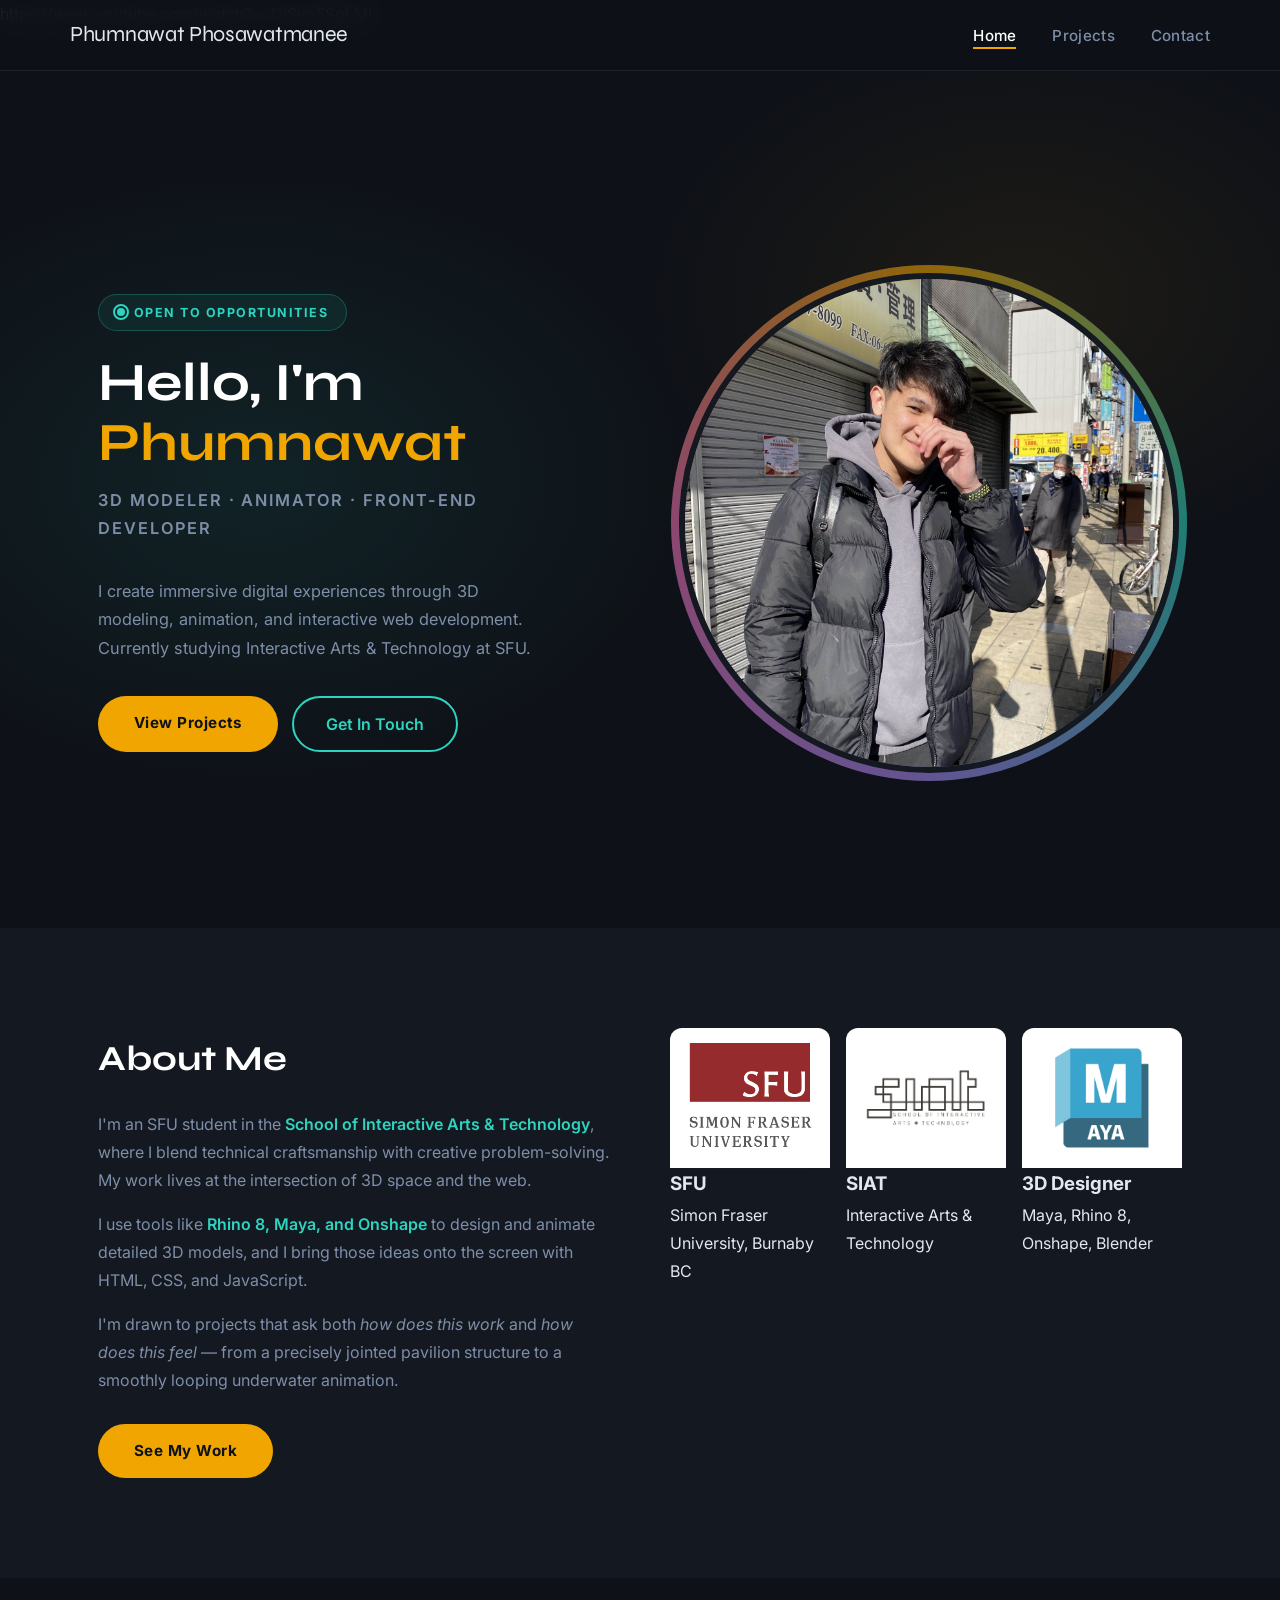
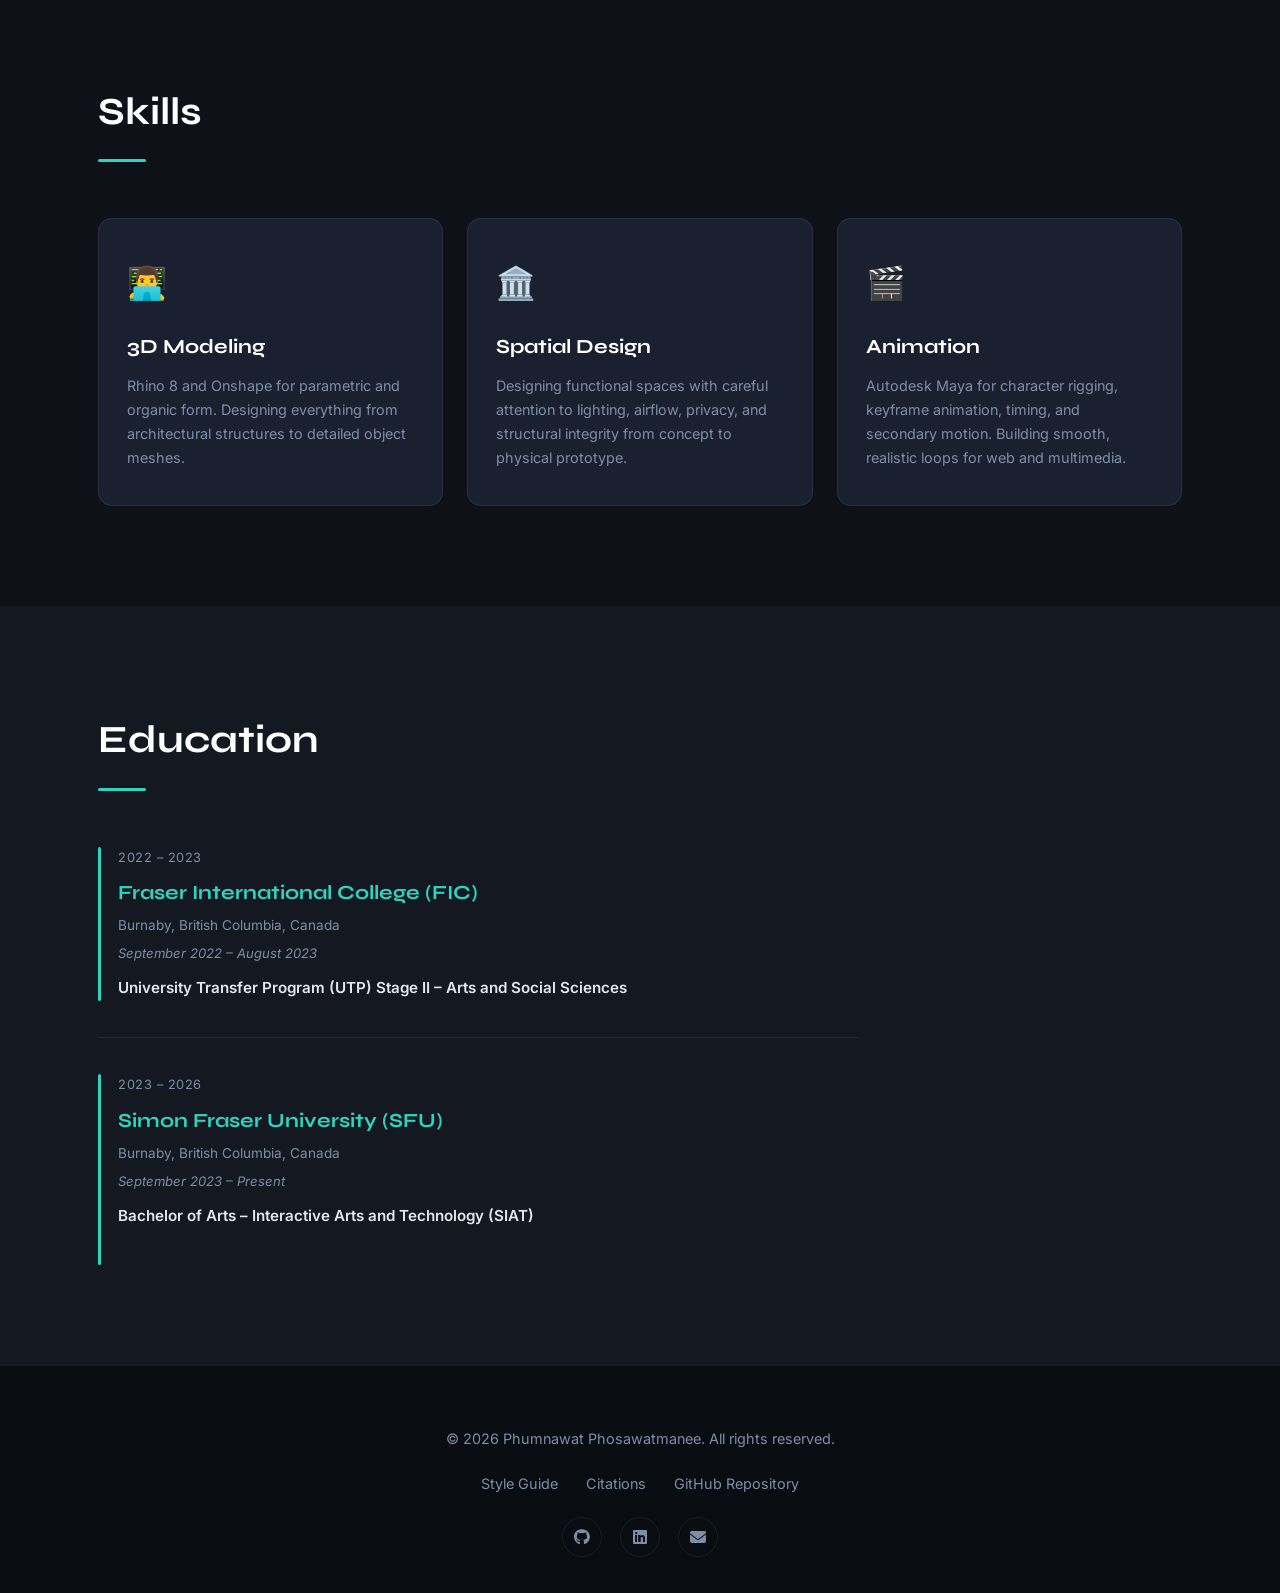
<file: index.html>
<!DOCTYPE html>
<html lang="en">
<head>
    <meta charset="UTF-8">
    <meta name="viewport" content="width=device-width, initial-scale=1.0">
    <title>Phumnawat Phosawatmanee — Portfolio</title>
    <link rel="stylesheet" href="https://cdnjs.cloudflare.com/ajax/libs/font-awesome/6.5.0/css/all.min.css">
    <link rel="stylesheet" href="CSS/style.css">

</head>
<body>

    <!--  Navbar  --> https://www.youtube.com/watch?v=DiSvq5SgLMI
    <header class="header">
        <nav class="navbar container">
            <a href="index.html" class="logo">Phumnawat Phosawatmanee</a>
            <ul class="nav-links">
                <li><a href="index.html" class="active">Home</a></li> <!--  Source - https://www.youtube.com/watch?v=DiSvq5SgLMI  -->
                <li><a href="projects.html">Projects</a></li> <!-- Link to other different page  -->
                <li><a href="contact.html">Contact</a></li>
            </ul>
        </nav>
    </header>

    <!--  Hero -->
    <section class="hero">
        <div class="container">
            <div class="hero-inner">

                <div class="hero-text">
                    <!-- Animated dot eyebrow badge -->
                    <div class="hero-eyebrow">
                        <span class="eyebrow-dot"></span>
                        Open to Opportunities
                    </div>

                    <h1>Hello, I'm <span>Phumnawat</span></h1>
                    <p class="hero-subtitle">3D Modeler · Animator · Front-End Developer</p>
                    <p>I create immersive digital experiences through 3D modeling, animation, and interactive web development. Currently studying Interactive Arts &amp; Technology at SFU.</p>

                    <div class="hero-actions">
                        <a href="projects.html" class="btn">View Projects</a>
                        <a href="contact.html" class="btn-outline">Get In Touch</a>
                    </div>
                </div>

                <!-- Photo with colour-cycling spinning ring -->
                <div class="hero-photo-wrap">
                    <div class="hero-photo-frame">
                        <img src="IMG/My Photo.jpg" alt="Phumnawat Phosawatmanee"> <!-- Put image in website, if image not show up text "Phumnawat Phosawatmanee" will show instead  -->
                    </div>
                </div>

            </div>
        </div>
    </section>

    <!--  About Me Section -->
    <section class="about-section">
        <div class="container">
            <div class="about-grid">

                <!-- Left: text + button -->
                <div class="about-text reveal">
                    <h2>About Me</h2>
                    <p>I'm an SFU student in the <span class="about-highlight">School of Interactive Arts &amp; Technology</span>, where I blend technical craftsmanship with creative problem-solving. My work lives at the intersection of 3D space and the web.</p>
                    <p>I use tools like <span class="about-highlight">Rhino 8, Maya, and Onshape</span> to design and animate detailed 3D models, and I bring those ideas onto the screen with HTML, CSS, and JavaScript.</p>
                    <p>I'm drawn to projects that ask both <em>how does this work</em> and <em>how does this feel</em> — from a precisely jointed pavilion structure to a smoothly looping underwater animation.</p>
                    <a href="projects.html" class="btn" style="margin-top: 14px;">See My Work</a>
                </div>

                <!-- Right: 3 identity cards -->
                <div class="identity-cards reveal reveal-delay-1">

<!-- Card 1: SFU -->
    <div class="card">
      <div class="logo-container bg-red-700">
        <img src="IMG/SFU.png" alt="SFU Logo">
      </div>
      <div class="p-6 text-white">
        <h3 class="text-2xl font-bold tracking-tight">SFU</h3>
        <p class="text-zinc-400 mt-1">Simon Fraser University, Burnaby BC</p>
      </div>
    </div>

    <!-- Card 2: SIAT -->
    <div class="card ">
      <div class="logo-container bg-white">
        <img src="IMG/SIAT.png" alt="SIAT Logo">
      </div>
      <div class="p-6 text-white">
        <h3 class="text-2xl font-bold tracking-tight">SIAT</h3>
        <p class="text-zinc-400 mt-1">Interactive Arts & Technology</p>
      </div>
    </div>

    <!-- Card 3: 3D Designer -->
    <div class="card ">
      <div class="logo-container bg-sky-500">
        <img src="IMG/MAYA.png" alt="3D Tools Logo">
      </div>
      <div class="p-6 text-white">
        <h3 class="text-2xl font-bold tracking-tight">3D Designer</h3>
        <p class="text-zinc-400 mt-1">Maya, Rhino 8, Onshape, Blender</p>
      </div>
    </div>

                </div>
            </div>
        </div>
    </section>

    <!--  Skills  -->
    <section class="skills-section">
        <div class="container">
            <h2 class="section-title reveal">Skills</h2>

            <div class="skills-grid">
 <!-- https://emojidb.org/3d-modeling-emojis - I get emojis from this website-->
                <div class="skill-card reveal reveal-delay-1">
                    <span class="skill-icon">👨‍💻</span> <!-- Use span to seperate icon from text from .css code -->
                    <h3>3D Modeling</h3>  <!-- https://www.youtube.com/watch?v=WbnCll6vvw4-->
                    <p>Rhino 8 and Onshape for parametric and organic form. Designing everything from architectural structures to detailed object meshes.</p>
                </div>

                <div class="skill-card reveal reveal-delay-2">
                    <span class="skill-icon">🏛️</span>
                    <h3>Spatial Design</h3>
                    <p>Designing functional spaces with careful attention to lighting, airflow, privacy, and structural integrity from concept to physical prototype.</p>
                </div>

                <div class="skill-card reveal reveal-delay-3">
                    <span class="skill-icon">🎬</span>
                    <h3>Animation</h3>
                    <p>Autodesk Maya for character rigging, keyframe animation, timing, and secondary motion. Building smooth, realistic loops for web and multimedia.</p>
                </div>

            </div>
        </div>
    </section>

    <!--  Education  -->
    <section class="education-section">
        <div class="container">
            <h2 class="section-title reveal">Education</h2>

            <div class="edu-list">

                <!-- Oldest first: FIC -->
                <div class="edu-item reveal reveal-delay-1">
                    <div class="edu-content">
                        <p class="edu-year">2022 – 2023</p>
                        <h3 class="edu-school">Fraser International College (FIC)</h3>
                        <p class="edu-location">Burnaby, British Columbia, Canada</p>
                        <p class="edu-dates">September 2022 – August 2023</p>
                        <p class="edu-degree">University Transfer Program (UTP) Stage II – Arts and Social Sciences</p>
                    </div>
                </div>

                <!-- Newest: SFU -->
                <div class="edu-item reveal reveal-delay-2">
                    <div class="edu-content">
                        <p class="edu-year">2023 – 2026</p>
                        <h3 class="edu-school">Simon Fraser University (SFU)</h3>
                        <p class="edu-location">Burnaby, British Columbia, Canada</p>
                        <p class="edu-dates">September 2023 – Present</p>
                        <p class="edu-degree">Bachelor of Arts – Interactive Arts and Technology (SIAT)</p>
                    </div>
                </div>

            </div>
        </div>
    </section>

    <!--  Footer  -->
    <!--  Source - https://www.youtube.com/watch?v=JNFdCgmMkPk&t=237s - make footer bar and put links and icons -->
    <footer>
        <div class="container footer-content">
            <p>© 2026 Phumnawat Phosawatmanee. All rights reserved.</p>
            <nav class="footer-links">
                <a href="https://midas0901.github.io/STYLEGUIDE/">Style Guide</a>
                <a href="https://midas0901.github.io/STYLEGUIDE/citations.html">Citations</a>
                <a href="https://github.com/Midas0901/Phumnawat-s-portfolio" target="_blank">GitHub Repository</a>
            </nav>
            <div class="footer-social"> <!--Source - https://www.youtube.com/watch?v=UQKWc2r_41U : Social Icon -->
                <a href="https://github.com/Midas0901" target="_blank" aria-label="GitHub"><i class="fab fa-github"></i></a>
                <a href="https://www.linkedin.com/in/phumnawat-phosawatmanee-a0a76626a" target="_blank" aria-label="LinkedIn"><i class="fab fa-linkedin"></i></a>
                <a href="mailto:poom_phubadin@hotmail.com" aria-label="Email"><i class="fas fa-envelope"></i></a>
            </div>
        </div>
    </footer>
<!--Source - https://www.youtube.com/watch?v=T33NN_pPeNI Making elements on a webpage appear gradually. --> 
    <script>
        // Scroll-reveal 
        
        const io = new IntersectionObserver((entries) => {
            entries.forEach(e => {
                if (e.isIntersecting) {
                    e.target.classList.add('visible');
                    io.unobserve(e.target);
                }
            });
        }, { threshold: 0.2 }); 

        document.querySelectorAll('.reveal').forEach(el => io.observe(el));
    </script>
   <!--threshold: 0.2 = If the object protrudes above the bottom edge of the screen by at least 20% of its size.--> 
</body>
</html>
</file>
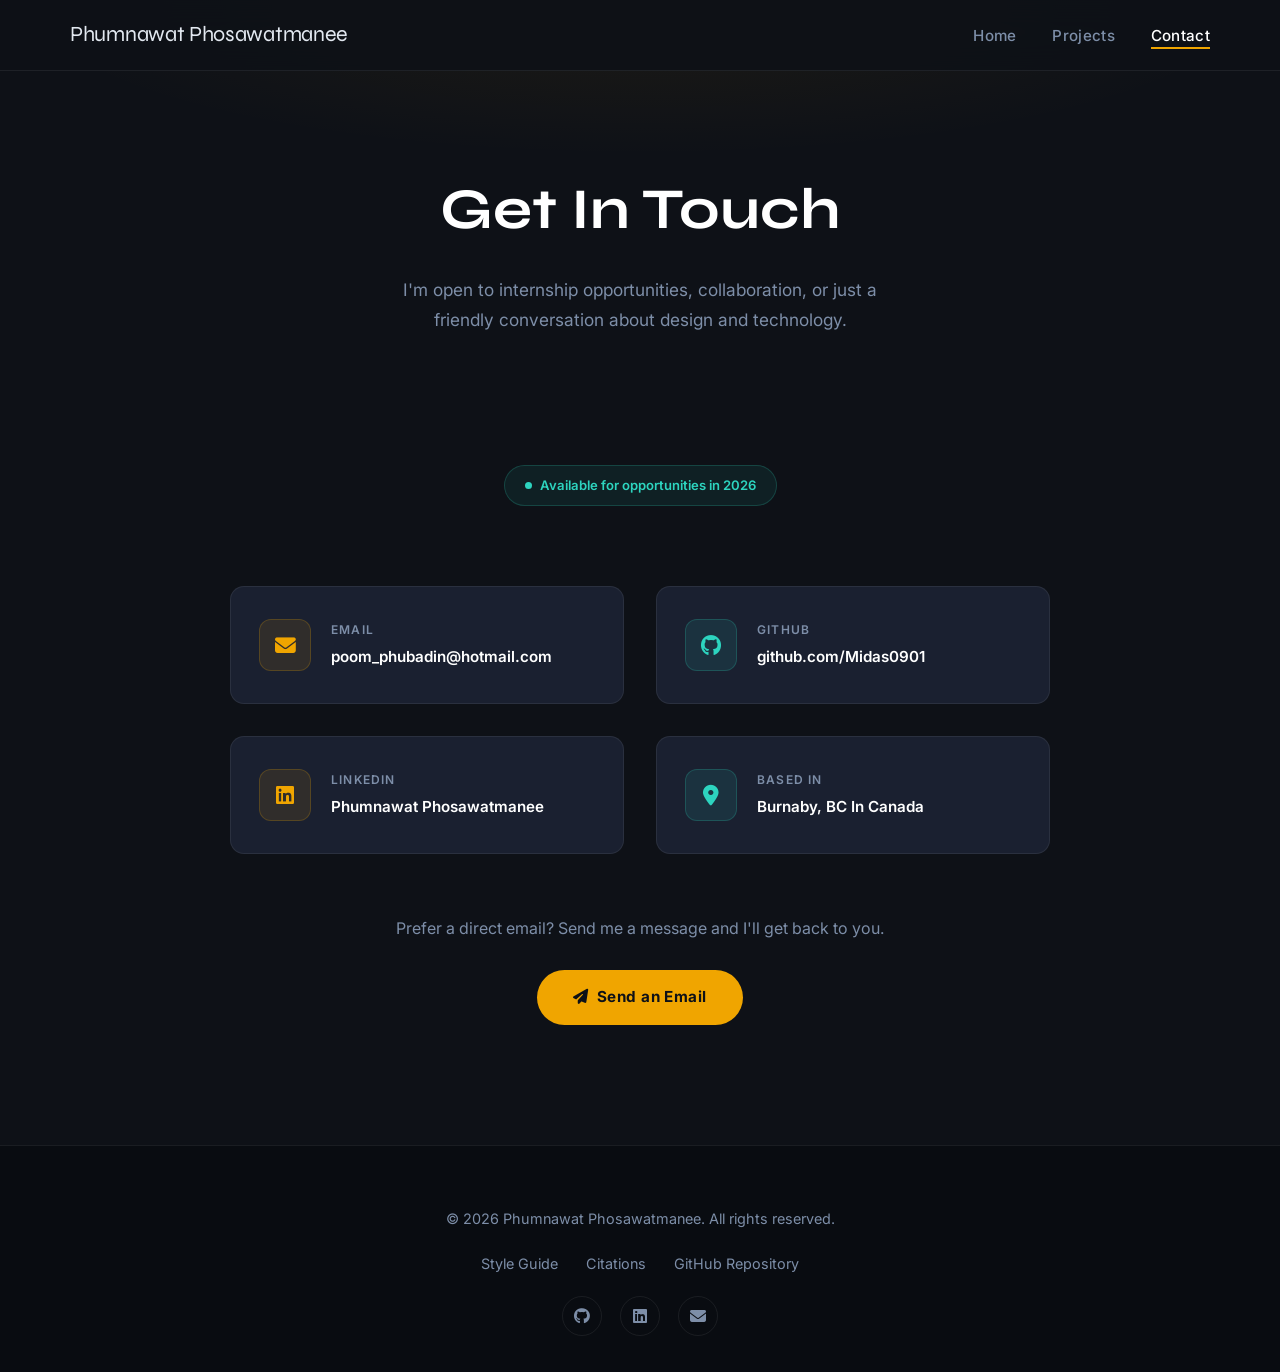
<file: contact.html>
<!DOCTYPE html>
<html lang="en">
<head>
    <meta charset="UTF-8">
    <meta name="viewport" content="width=device-width, initial-scale=1.0">
    <title>Contact — Phumnawat Phosawatmanee</title>
    <link rel="stylesheet" href="https://cdnjs.cloudflare.com/ajax/libs/font-awesome/6.5.0/css/all.min.css">
    <link rel="stylesheet" href="CSS/style.css">
    <link rel="stylesheet" href="CSS/contact.css">
</head>
<body>

    <!--  Navbar  -->
    <header class="header">
        <nav class="navbar container">
            <a href="index.html" class="logo">Phumnawat Phosawatmanee</a>
            <ul class="nav-links">
                <li><a href="index.html">Home</a></li>
                <li><a href="projects.html">Projects</a></li>
                <li><a href="contact.html" class="active">Contact</a></li>
            </ul>
        </nav>
    </header>

    <!--  Page Hero  -->
    <div class="contact-hero">
        <div class="container">
            <h1>Get In Touch</h1>
            <p>I'm open to internship opportunities, collaboration, or just a friendly conversation about design and technology.</p>
        </div>
    </div>

    <!--  Contact links  -->
    <section class="contact-section">
        <div class="container">

            <div style="text-align:center; margin-bottom: 40px;" class="reveal">
                <div class="availability">
                    <span class="availability-dot"></span>
                    Available for opportunities in 2026
                </div>
            </div>

            <div class="contact-grid reveal reveal-delay-1">

                <!-- Email -->
                <a href="mailto:poom_phubadin@hotmail.com" class="contact-link-card">
                    <div class="contact-icon"><i class="fas fa-envelope"></i></div>
                    <div>
                        <div class="contact-card-label">Email</div>
                        <div class="contact-card-value">poom_phubadin@hotmail.com</div>
                    </div>
                </a>

                <!-- GitHub -->
                <a href="https://github.com/Midas0901" target="_blank" class="contact-link-card teal">
                    <div class="contact-icon"><i class="fab fa-github"></i></div>
                    <div>
                        <div class="contact-card-label">GitHub</div>
                        <div class="contact-card-value">github.com/Midas0901</div>
                    </div>
                </a>

                <!-- LinkedIn -->
                <a href="https://www.linkedin.com/in/phumnawat-phosawatmanee-a0a76626a" target="_blank" class="contact-link-card">
                    <div class="contact-icon"><i class="fab fa-linkedin"></i></div>
                    <div>
                        <div class="contact-card-label">LinkedIn</div>
                        <div class="contact-card-value">Phumnawat Phosawatmanee</div>
                    </div>
                </a>

                <!-- Location -->
                <div class="contact-link-card teal" style="cursor:default;">
                    <div class="contact-icon"><i class="fas fa-map-marker-alt"></i></div>
                    <div>
                        <div class="contact-card-label">Based In</div>
                        <div class="contact-card-value">Burnaby, BC In Canada</div>
                    </div>
                </div>

            </div>

            <!-- CTA = Call To Action-->
            <div class="contact-cta reveal reveal-delay-2">
                <p>Prefer a direct email? Send me a message and I'll get back to you.</p>
                <a href="mailto:poom_phubadin@hotmail.com" class="btn">
                    <i class="fas fa-paper-plane" style="margin-right:8px;"></i>Send an Email
                </a>
            </div>

        </div>
    </section>

    <!--  Footer  -->
    <footer>
        <div class="container footer-content">
            <p>© 2026 Phumnawat Phosawatmanee. All rights reserved.</p>
            <nav class="footer-links">
                <a href="https://midas0901.github.io/STYLEGUIDE/">Style Guide</a>
                <a href="https://midas0901.github.io/STYLEGUIDE/citations.html">Citations</a>
                <a href="https://github.com/Midas0901/Phumnawat-s-portfolio" target="_blank">GitHub Repository</a>
            </nav>
            <div class="footer-social">
                <a href="https://github.com/Midas0901" target="_blank" aria-label="GitHub"><i class="fab fa-github"></i></a>
                <a href="https://www.linkedin.com/in/phumnawat-phosawatmanee-a0a76626a" target="_blank" aria-label="LinkedIn"><i class="fab fa-linkedin"></i></a>
                <a href="mailto:poom_phubadin@hotmail.com" aria-label="Email"><i class="fas fa-envelope"></i></a>
            </div>
        </div>
    </footer>

    <script>
        const io = new IntersectionObserver((entries) => {
            entries.forEach(e => { if (e.isIntersecting) e.target.classList.add('visible'); });
        }, { threshold: 0.12 });

        document.querySelectorAll('.reveal').forEach(el => io.observe(el));
    </script>
</body>
</html>
</file>
<file: CSS/style.css>
/* style.css — Shared across all pages */

@import url('https://fonts.googleapis.com/css2?family=Inter:wght@300;400;500;600;700&family=Syne:wght@700;800&display=swap');

* { margin: 0; padding: 0; box-sizing: border-box; }

:root { /*set color theme -https://www.youtube.com/watch?v=PHO6TBq_auI*/
    --bg:        #0e1117;
    --bg-mid:    #141820;
    --card:      #1a2030;
    --border:    rgba(255,255,255,0.07);
    --accent:    #f0a500;
    --accent2:   #2dd4bf;
    --text:      #e2e8f0;
    --muted:     #7d8ea8;
    --white:     #ffffff;
    --radius:    14px;
    --font-body: 'Inter', system-ui, sans-serif;
    --font-head: 'Syne', sans-serif;
}

body {
    font-family: var(--font-body);
    background: var(--bg);
    color: var(--text);
    line-height: 1.75;
    overflow-x: hidden;
}

a { color: inherit; text-decoration: none; }

.container {
    max-width: 1140px;
    margin: 0 auto;
    padding: 0 28px;
}

/*  Navbar  */
.header {
    position: fixed;
    top: 0; width: 100%;
    z-index: 1000;
    background: rgba(14,17,23,0.9);
    backdrop-filter: blur(14px);
    border-bottom: 1px solid var(--border);
}

.navbar {
    display: flex;
    justify-content: space-between;
    align-items: center;
    padding: 16px 0;
}

/* Logo — animated colour cycling - https://www.youtube.com/watch?v=9gbFljxZXDE */

.logo {
    font-family: var(--font-head);
    font-size: 1.35rem;
    letter-spacing: -0.3px;
    animation: logoColor 6s ease-in-out infinite;
}

@keyframes logoColor {
    0%   { color: #f0a500; }
    25%  { color: #2dd4bf; }
    50%  { color: #a78bfa; }
    75%  { color: #f472b6; }
    100% { color: #f0a500; }
}

.nav-links {
    display: flex;
    list-style: none;
    gap: 36px; /*space */
}

.nav-links a {
    color: var(--muted);
    font-weight: 500;
    font-size: 0.95rem;
    letter-spacing: 0.02em;
    position: relative;
    transition: color 0.25s;
}

.nav-links a::after {
    content: '';
    position: absolute;
    width: 0; height: 2px;
    bottom: -4px; left: 0;
    background: var(--accent);
    transition: width 0.3s ease;
}

.nav-links a:hover,
.nav-links a.active { color: var(--white); }
.nav-links a:hover::after,
.nav-links a.active::after { width: 100%; }

/*  Section base  */
.section { padding: 100px 0; }

.section-title {
    font-family: var(--font-head);
    font-size: 2.4rem;
    color: var(--white);
    margin-bottom: 56px;
    position: relative;
}

.section-title::after {
    content: '';
    display: block;
    width: 48px; height: 3px;
    background: var(--accent2);
    border-radius: 2px;
    margin-top: 14px;
}

/*  Button  */
.btn {
    display: inline-block;
    padding: 14px 36px;
    background: var(--accent);
    color: #0e1117;
    font-weight: 700;
    font-size: 0.95rem;
    border-radius: 50px;
    letter-spacing: 0.03em;
    transition: all 0.3s;
    border: none;
    cursor: pointer;
}

.btn:hover {
    background: #ffbb33;
    transform: translateY(-3px);
    box-shadow: 0 12px 28px rgba(240,165,0,0.35);
}

.btn-outline {
    background: transparent;
    color: var(--accent2);
    border: 2px solid var(--accent2);
    padding: 12px 32px;
    border-radius: 50px;
    font-weight: 600;
    transition: all 0.3s;
    display: inline-block;
}

.btn-outline:hover {
    background: var(--accent2);
    color: #0e1117;
    transform: translateY(-3px);
}

/*  Scroll-reveal  */
.reveal {
    opacity: 0;
    transform: translateY(40px);
    transition: opacity 0.75s ease, transform 0.75s ease;
}

.reveal.visible {
    opacity: 1;
    transform: translateY(0);
}

.reveal-delay-1 { transition-delay: 0.1s; }
.reveal-delay-2 { transition-delay: 0.2s; }
.reveal-delay-3 { transition-delay: 0.3s; }
.reveal-delay-4 { transition-delay: 0.4s; }

/*  Footer  */
footer {
    background: #090c11;
    padding: 60px 0 36px;
    border-top: 1px solid var(--border);
    text-align: center;
}

.footer-content p {
    color: var(--muted);
    font-size: 0.9rem;
}

.footer-links {
    display: flex;
    justify-content: center;
    gap: 28px;
    flex-wrap: wrap;
    margin: 20px 0;
}

.footer-links a {
    color: var(--muted);
    font-size: 0.9rem;
    transition: color 0.2s;
}

.footer-links a:hover { color: var(--accent); }

.footer-social {
    display: flex;
    justify-content: center;
    gap: 18px;
    margin-top: 20px;
}

.footer-social a {
    width: 40px; height: 40px;
    border-radius: 50%;
    border: 1px solid var(--border);
    display: flex; align-items: center; justify-content: center;
    color: var(--muted);
    font-size: 1rem;
    transition: all 0.3s;
}

.footer-social a:hover {
    border-color: var(--accent);
    color: var(--accent);
    transform: translateY(-3px);
}

/*  Responsive nav - https://www.youtube.com/watch?v=7BwiWSAjU34  */
@media (max-width: 700px) {
    .nav-links { gap: 18px; }
    .nav-links a { font-size: 0.82rem; }
    .logo { font-size: 1.05rem; }
}
.logo-container {
      height: 140px;
      display: flex;
      align-items: center;
      justify-content: center;
      background: white;
      padding: 12px;
      border-radius: 12px 12px 0 0;
    }
    .logo-container img {
      max-height: 110px;
      max-width: 100%;
      object-fit: contain;
      filter: drop-shadow(0 4px 6px #ffffff);
    }
    .card {
      transition: transform 0.3s ease;
    }
    .card:hover {
      transform: translateY(-8px);
    }
    
/* INDEX PAGE ONLY STYLES */

/*  Hero  */
.hero {
    min-height: 100vh;
    display: flex;
    align-items: center;
    position: relative;
    overflow: hidden;
    padding-top: 90px;
}

.hero::before {
    content: '';
    position: absolute;
    inset: 0;
    background:
        radial-gradient(ellipse 60% 60% at 20% 50%, rgba(45,212,191,0.09) 0%, transparent 60%),
        radial-gradient(ellipse 50% 50% at 80% 30%, rgba(240,165,0,0.07) 0%, transparent 60%);
    animation: meshShift 10s ease-in-out infinite alternate;
    pointer-events: none;
}

@keyframes meshShift {
    0%   { opacity: 0.8; transform: scale(1); }
    100% { opacity: 1; transform: scale(1.05) translateX(-2%); }
}

.hero-inner {
    display: grid;
    grid-template-columns: 1fr 1fr;
    gap: 70px;
    align-items: center;
    position: relative;
    z-index: 1;
}

/*  Eyebrow badge with pulsing dot - https://www.youtube.com/watch?v=rbpjancU1kg */
.hero-eyebrow {
    display: inline-flex;
    align-items: center;
    gap: 9px;
    background: rgba(45,212,191,0.08);
    border: 1px solid rgba(45,212,191,0.25);
    color: var(--accent2);
    padding: 7px 18px;
    border-radius: 50px;
    font-size: 0.78rem;
    font-weight: 700;
    letter-spacing: 0.12em;
    text-transform: uppercase;
    margin-bottom: 22px;
}

/* Animated pulsing dot */
.eyebrow-dot {
    width: 8px;
    height: 8px;
    border-radius: 50%;
    background: var(--accent2);
    position: relative;
    flex-shrink: 0;
    animation: dotPulse 2s ease-in-out infinite;
}

/* Ripple ring around the dot */
.eyebrow-dot::after {
    content: '';
    position: absolute;
    inset: -4px;
    border-radius: 50%;
    border: 2px solid var(--accent2);
    animation: dotRipple 2s ease-in-out infinite;
}

@keyframes dotPulse {
    0%, 100% { opacity: 1; transform: scale(1); }
    50%       { opacity: 0.6; transform: scale(0.85); }
}

@keyframes dotRipple {
    0%   { transform: scale(1);   opacity: 0.7; }
    100% { transform: scale(2.2); opacity: 0; }
}

/*  Hero text  */
.hero h1 {
    font-family: var(--font-head);
    font-size: clamp(2.2rem, 4.2vw, 3.8rem);
    color: var(--white);
    line-height: 1.1;
    margin-bottom: 14px;
}

.hero h1 span { color: var(--accent); }

.hero-subtitle {
    font-size: 0.95rem;
    font-weight: 600;
    letter-spacing: 0.12em;
    text-transform: uppercase;
    color: var(--muted);
    margin-bottom: 18px;
}

.hero p {
    color: var(--muted);
    font-size: 1.02rem;
    max-width: 460px;
    margin-bottom: 34px;
}

.hero-actions { display: flex; gap: 14px; flex-wrap: wrap; }

/*  Photo with spinning ring  */
.hero-photo-wrap {
    display: flex;
    justify-content: center;
}

.hero-photo-frame {
    position: relative;
    width: 500px;
    height: 500px;
}

.hero-photo-frame::before {
    content: '';
    position: absolute;
    inset: -8px;
    border-radius: 50%;
    background: conic-gradient(
        #f0a500, #2dd4bf, #a78bfa, #f472b6, #f0a500
    );
    animation: spin 8s linear infinite;
    opacity: 0.55;
}

@keyframes spin { to { transform: rotate(360deg); } }

.hero-photo-frame img {
    position: relative;
    width: 100%; height: 100%;
    object-fit: cover;
    border-radius: 50%;
    border: 6px solid var(--bg-mid, #141820);
    z-index: 1;
}

/* ABOUT + IDENTITY CARDS SECTION */
.about-section {
    background: var(--bg-mid, #141820);
    padding: 100px 0;
}

.about-grid {
    display: grid;
    grid-template-columns: 1fr 1fr;
    gap: 60px;
    align-items: start;
}

.about-text h2 {
    font-family: var(--font-head);
    font-size: 2.2rem;
    color: var(--white);
    margin-bottom: 20px;
}

.about-text p {
    color: var(--muted);
    margin-bottom: 16px;
    font-size: 1rem;
    line-height: 1.75;
}

.about-highlight {
    color: var(--accent2);
    font-weight: 600;
}

/* Identity cards — 3 boxes, image on top */
.identity-cards {
    display: grid;
    grid-template-columns: repeat(3, 1fr);
    gap: 16px;
}

.id-card {
    background: var(--card);
    border: 1px solid var(--border);
    border-radius: var(--radius);
    overflow: hidden;
    transition: border-color 0.3s, transform 0.3s;
}

.id-card:hover {
    border-color: rgba(240,165,0,0.35);
    transform: translateY(-5px);
}

.id-card-img {
    width: 100%;
    aspect-ratio: 1 / 1;
    object-fit: cover;
    display: block;
}

/* Fallback placeholder when no real image */
.id-card-img-placeholder {
    width: 100%;
    aspect-ratio: 1 / 1;
    display: flex;
    align-items: center;
    justify-content: center;
    font-size: 2.4rem;
}

.id-card-body {
    padding: 14px 16px 18px;
}

.id-card-body h3 {
    font-family: var(--font-head);
    font-size: 0.92rem;
    color: var(--white);
    margin-bottom: 5px;
}

.id-card-body p {
    font-size: 0.78rem;
    color: var(--muted);
    line-height: 1.5;
}

/* SKILLS SECTION — 3 large cards - https://www.youtube.com/watch?v=3T0gjtXRNC0 */
.skills-section {
    background: var(--bg);
    padding: 100px 0;
}

.skills-grid {
    display: grid;
    grid-template-columns: repeat(3, 1fr);
    gap: 24px;
}

.skill-card {
    background: var(--card);
    border: 1px solid var(--border);
    border-radius: var(--radius);
    padding: 36px 28px;
    transition: border-color 0.3s, transform 0.3s;
}

.skill-card:hover {
    border-color: rgba(240,165,0,0.3);
    transform: translateY(-5px);
}

.skill-icon {
    font-size: 2rem;
    margin-bottom: 18px;
    display: block;
}

.skill-card h3 {
    font-family: var(--font-head);
    font-size: 1.25rem;
    color: var(--white);
    margin-bottom: 10px;
}

.skill-card p {
    color: var(--muted);
    font-size: 0.9rem;
    line-height: 1.65;
}

/* EDUCATION SECTION - https://www.youtube.com/watch?v=65ZYBh5kLhQ*/
.education-section {
    background: var(--bg-mid, #141820);
    padding: 100px 0;
}

.edu-list {
    display: flex;
    flex-direction: column;
    gap: 0;
    max-width: 760px;
}

.edu-item {
    display: flex;
    gap: 32px;
    padding: 36px 0;
    border-bottom: 1px solid var(--border);
    position: relative;
}

.edu-item:first-child { padding-top: 0; }
.edu-item:last-child  { border-bottom: none; }

/* Left accent bar */
.edu-item::before {
    content: '';
    position: absolute;
    left: 0; top: 36px; bottom: 36px;
    width: 3px;
    background: var(--accent2);
    border-radius: 2px;
}

.edu-item:first-child::before { top: 0; }
.edu-item:last-child::before  { bottom: 0; }

.edu-content {
    padding-left: 20px;
}

.edu-year {
    font-size: 0.8rem;
    color: var(--muted);
    margin-bottom: 6px;
    letter-spacing: 0.04em;
}

.edu-school {
    font-family: var(--font-head);
    font-size: 1.25rem;
    color: var(--accent2);
    margin-bottom: 4px;
}

.edu-location {
    font-size: 0.85rem;
    color: var(--muted);
    margin-bottom: 4px;
}

.edu-dates {
    font-size: 0.82rem;
    color: var(--muted);
    font-style: italic;
    margin-bottom: 10px;
}

.edu-degree {
    font-size: 0.95rem;
    color: var(--text);
    font-weight: 600;
}

/* RESPONSIVE - https://www.youtube.com/watch?v=7BwiWSAjU34*/
@media (max-width: 860px) {
    .hero-inner {
        grid-template-columns: 1fr;
        text-align: center;
        gap: 40px;
    }

    .hero p { margin: 0 auto 30px; }
    .hero-actions { justify-content: center; }
    .hero-photo-wrap { order: -1; }
    .hero-photo-frame { width: 240px; height: 240px; }

    .about-grid { grid-template-columns: 1fr; gap: 36px; }
    .identity-cards { grid-template-columns: repeat(3, 1fr); }
    .skills-grid { grid-template-columns: 1fr; }
}

@media (max-width: 520px) {
    .identity-cards { grid-template-columns: 1fr; }
    .hero-photo-frame { width: 200px; height: 200px; }/*reduce photo size when screen<520px*/
}
</file>
<file: CSS/contact.css>
/*  Page hero  */
.contact-hero {
    padding: 160px 0 70px;
    text-align: center;
    background: radial-gradient(ellipse 70% 55% at 50% 0%, rgba(240,165,0,0.07) 0%, transparent 70%);
}

.contact-hero h1 {
    font-family: var(--font-head);
    font-size: clamp(2.2rem, 5vw, 3.6rem);
    color: var(--white);
    margin-bottom: 14px;
}

.contact-hero p {
    color: var(--muted);
    font-size: 1.08rem;
    max-width: 500px;
    margin: 0 auto;
}

/*  Contact card grid - https://www.youtube.com/watch?v=3T0gjtXRNC0  */
.contact-section {
    padding: 60px 0 120px;
}

.contact-grid {
    display: grid;
    grid-template-columns: 1fr 1fr;
    gap: 32px;
    max-width: 820px;
    margin: 0 auto 50px;
}

.contact-link-card {
    background: var(--card);
    border: 1px solid var(--border);
    border-radius: var(--radius);
    padding: 32px 28px;
    display: flex;
    align-items: center;
    gap: 20px;
    transition: all 0.3s;
    text-decoration: none;
    color: var(--text);
}

.contact-link-card:hover {
    border-color: rgba(240,165,0,0.35);
    transform: translateY(-5px);
    box-shadow: 0 16px 40px rgba(0,0,0,0.3);
}

.contact-icon {
    width: 52px; height: 52px;
    border-radius: 12px;
    background: rgba(240,165,0,0.1);
    border: 1px solid rgba(240,165,0,0.2);
    display: flex; align-items: center; justify-content: center;
    font-size: 1.3rem;
    color: var(--accent);
    flex-shrink: 0;
    transition: background 0.3s;
}

.contact-link-card:hover .contact-icon {
    background: rgba(240,165,0,0.2);
}

.contact-card-label {
    font-size: 0.75rem;
    font-weight: 600;
    letter-spacing: 0.1em;
    text-transform: uppercase;
    color: var(--muted);
    margin-bottom: 4px;
}

.contact-card-value {
    font-size: 0.95rem;
    font-weight: 600;
    color: var(--white);
}

/* GitHub card — teal accent */
.contact-link-card.teal .contact-icon {
    background: rgba(45,212,191,0.1);
    border-color: rgba(45,212,191,0.2);
    color: var(--accent2);
}

.contact-link-card.teal:hover { border-color: rgba(45,212,191,0.35); }
.contact-link-card.teal:hover .contact-icon { background: rgba(45,212,191,0.2); }

/*  CTA  */
.contact-cta {
    text-align: center;
    padding-top: 10px;
}

.contact-cta p {
    color: var(--muted);
    margin-bottom: 28px;
    font-size: 1rem;
}

/* Availability badge */
.availability {
    display: inline-flex;
    align-items: center;
    gap: 8px;
    background: rgba(45,212,191,0.08);
    border: 1px solid rgba(45,212,191,0.2);
    color: var(--accent2);
    padding: 8px 20px;
    border-radius: 50px;
    font-size: 0.82rem;
    font-weight: 600;
    margin-bottom: 40px;
}

.availability-dot {
    width: 7px; height: 7px;
    border-radius: 50%;
    background: var(--accent2);
    animation: pulse 2s ease-in-out infinite;
}
/*create an dot animation - make HR knows I am still avalible to work*/
@keyframes pulse {
    0%, 100% { opacity: 1; transform: scale(1); }
    50%       { opacity: 0.4; transform: scale(0.8); }
}

@media (max-width: 600px) {
    .contact-grid {
        grid-template-columns: 1fr;
    }
}
</file>
